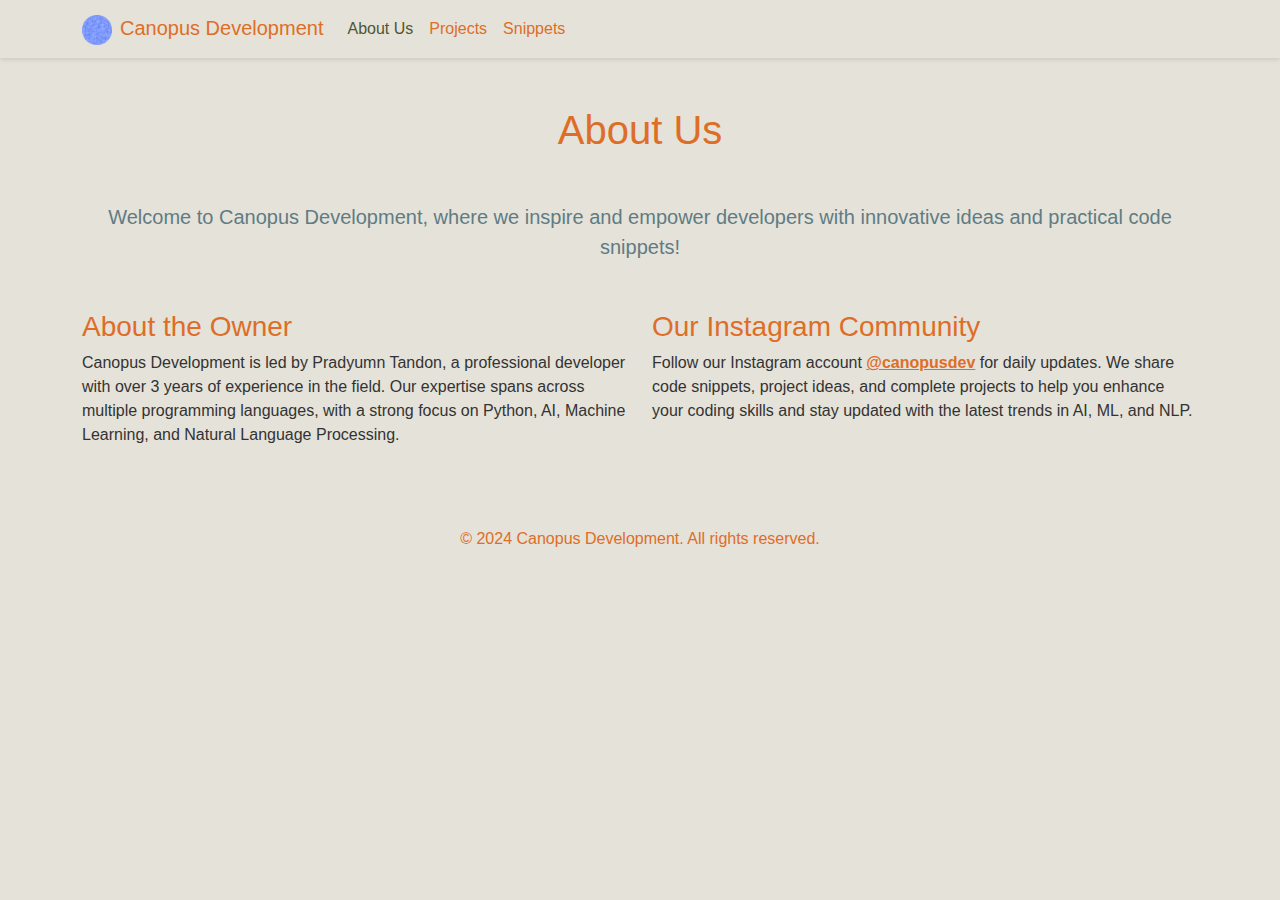
<file: index.html>
<!DOCTYPE html>
<html lang="en">
<head>
    <meta charset="UTF-8">
    <meta name="viewport" content="width=device-width, initial-scale=1.0">
    <title>Canopus Development</title>
    <link href="https://cdnjs.cloudflare.com/ajax/libs/bootstrap/5.1.3/css/bootstrap.min.css" rel="stylesheet">
    <link href="https://cdnjs.cloudflare.com/ajax/libs/font-awesome/6.0.0-beta3/css/all.min.css" rel="stylesheet">
    <link href="styles.css" rel="stylesheet">
    <link rel="icon" href="Canopus.png" type="image/x-icon">
</head>
<body>
    <nav class="navbar navbar-expand-lg navbar-dark">
        <div class="container">
            <a style="color:#DE6E27" class="navbar-brand" href="#"><img src="Canopus.png" alt="Logo" class="me-2">Canopus Development</a>
            <button class="navbar-toggler" type="button" data-bs-toggle="collapse" data-bs-target="#navbarNav" aria-controls="navbarNav" aria-expanded="false" aria-label="Toggle navigation">
                <span class="navbar-toggler-icon"></span>
            </button>
            <div class="collapse navbar-collapse" id="navbarNav">
                <ul class="navbar-nav">
                    <li class="nav-item">
                        <a class="nav-link active" href="#about">About Us</a>
                    </li>
                    <li class="nav-item">
                        <a class="nav-link" href="projects.html">Projects</a>
                    </li>
                    <li class="nav-item">
                        <a class="nav-link" href="snippets.html">Snippets</a>
                    </li>
                </ul>
            </div>
        </div>
    </nav>

    <main class="container mt-5">
        <section id="about">
            <h1 class="text-center mb-5">About Us</h1>
            <p class="lead text-center">Welcome to Canopus Development, where we inspire and empower developers with innovative ideas and practical code snippets!</p>
            <div class="row mt-5">
                <div class="col-md-6">
                    <h3>About the Owner</h3>
                    <p>Canopus Development is led by Pradyumn Tandon, a professional developer with over 3 years of experience in the field. Our expertise spans across multiple programming languages, with a strong focus on Python, AI, Machine Learning, and Natural Language Processing.</p>
                </div>
                <div class="col-md-6">
                    <h3>Our Instagram Community</h3>
                    <p>Follow our Instagram account <strong><a href="https://www.instagram.com/canopusdev" style="color:#DE6E27" target="_blank">@canopusdev</strong></a> for daily updates. We share code snippets, project ideas, and complete projects to help you enhance your coding skills and stay updated with the latest trends in AI, ML, and NLP.</p>
                </div>
            </div>
        </section>
    </main>

    <footer class="text-light text-center py-3 mt-5">
        <p style="color: #DE6E27;">&copy; 2024 Canopus Development. All rights reserved.</p>
    </footer>

    <script src="https://cdnjs.cloudflare.com/ajax/libs/bootstrap/5.1.3/js/bootstrap.bundle.min.js"></script>
    <script src="script.js"></script>
</body>
</html>
</file>
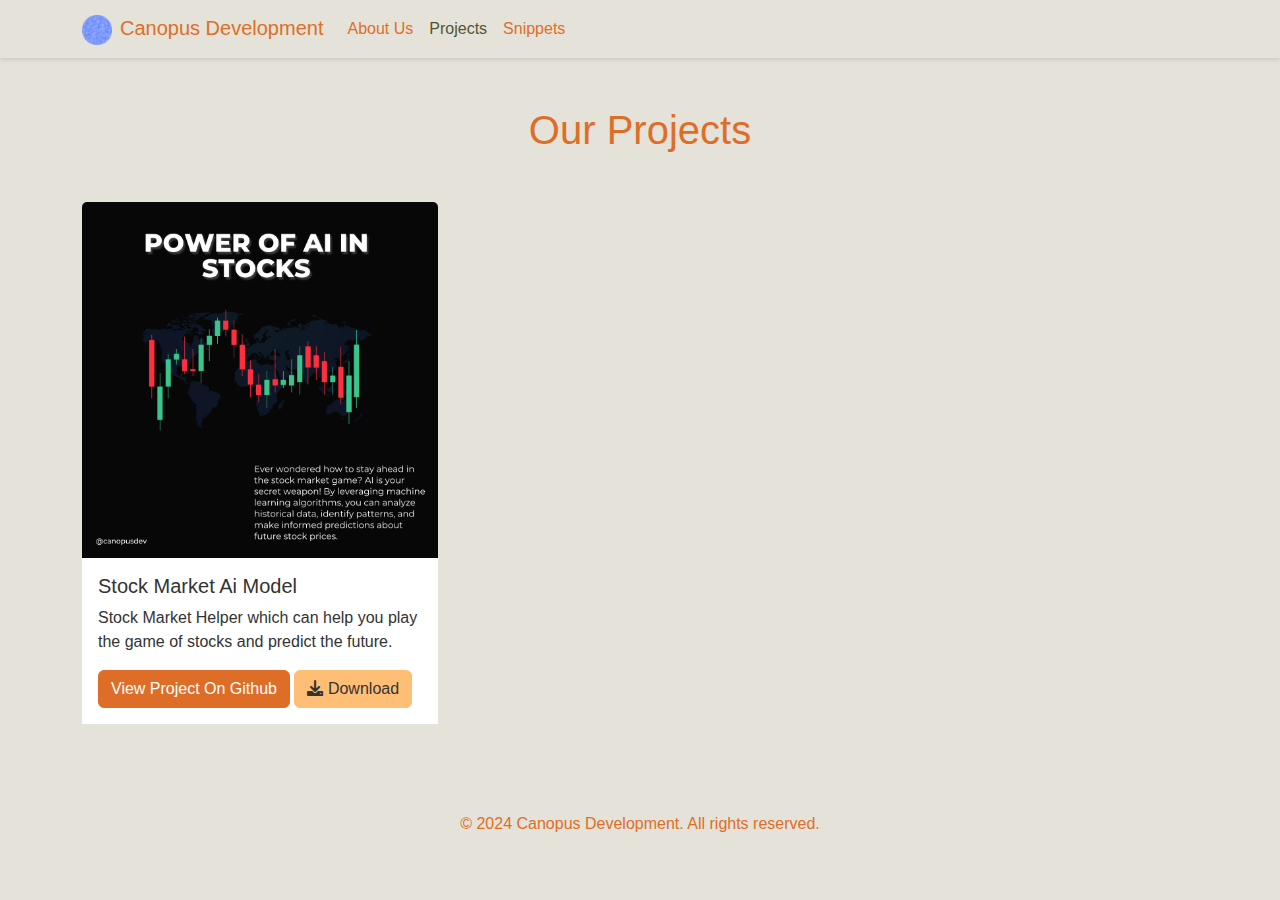
<file: projects.html>
<!DOCTYPE html>
<html lang="en">
<head>
    <meta charset="UTF-8">
    <meta name="viewport" content="width=device-width, initial-scale=1.0">
    <title>Projects - Canopus Development</title>
    <link href="https://cdnjs.cloudflare.com/ajax/libs/bootstrap/5.1.3/css/bootstrap.min.css" rel="stylesheet">
    <link href="https://cdnjs.cloudflare.com/ajax/libs/font-awesome/6.0.0-beta3/css/all.min.css" rel="stylesheet">
    <link href="styles.css" rel="stylesheet">
    <link rel="icon" href="Canopus.png" type="image/x-icon">
</head>
<body>
    <nav class="navbar navbar-expand-lg navbar-dark">
        <div class="container">
            <a style="color: #DE6E27" class="navbar-brand" href="index.html"><img src="Canopus.png" alt="Logo" class="me-2">Canopus Development</a>
            <button class="navbar-toggler" type="button" data-bs-toggle="collapse" data-bs-target="#navbarNav" aria-controls="navbarNav" aria-expanded="false" aria-label="Toggle navigation">
                <span class="navbar-toggler-icon"></span>
            </button>
            <div class="collapse navbar-collapse" id="navbarNav">
                <ul class="navbar-nav">
                    <li class="nav-item">
                        <a class="nav-link" href="index.html">About Us</a>
                    </li>
                    <li class="nav-item">
                        <a class="nav-link active" href="projects.html">Projects</a>
                    </li>
                    <li class="nav-item">
                        <a class="nav-link" href="snippets.html">Snippets</a>
                    </li>
                </ul>
            </div>
        </div>
    </nav>

    <main class="container mt-5">
        <h1 class="text-center mb-5">Our Projects</h1>
        <div class="row" id="project-list">
            <!-- Project 1 -->
            <div class="col-md-4 mb-4">
                <div class="card project-card">
                    <img src="projects/assets/stock.png" class="card-img-top" alt="Project 1">
                    <div class="card-body">
                        <h5 class="card-title">Stock Market Ai Model</h5>
                        <p class="card-text">Stock Market Helper which can help you play the game of stocks and predict the future.</p>
                        <a href="https://github.com/Canopus-Development/canopus-development.github.io/tree/main/projects/files" class="btn btn-primary">View Project On Github</a>
                        <a href="projects/files/Stock.zip" class="btn btn-secondary" download>
                            <i class="fas fa-download"></i> Download
                        </a>
                    </div>
                </div>
            </div>

        </div>
    </main>

    <footer class="text-light text-center py-3 mt-5">
        <p style="color:#DE6E27">&copy; 2024 Canopus Development. All rights reserved.</p>
    </footer>

    <script src="https://cdnjs.cloudflare.com/ajax/libs/bootstrap/5.1.3/js/bootstrap.bundle.min.js"></script>
    <script src="script.js"></script>
</body>
</html>
</file>
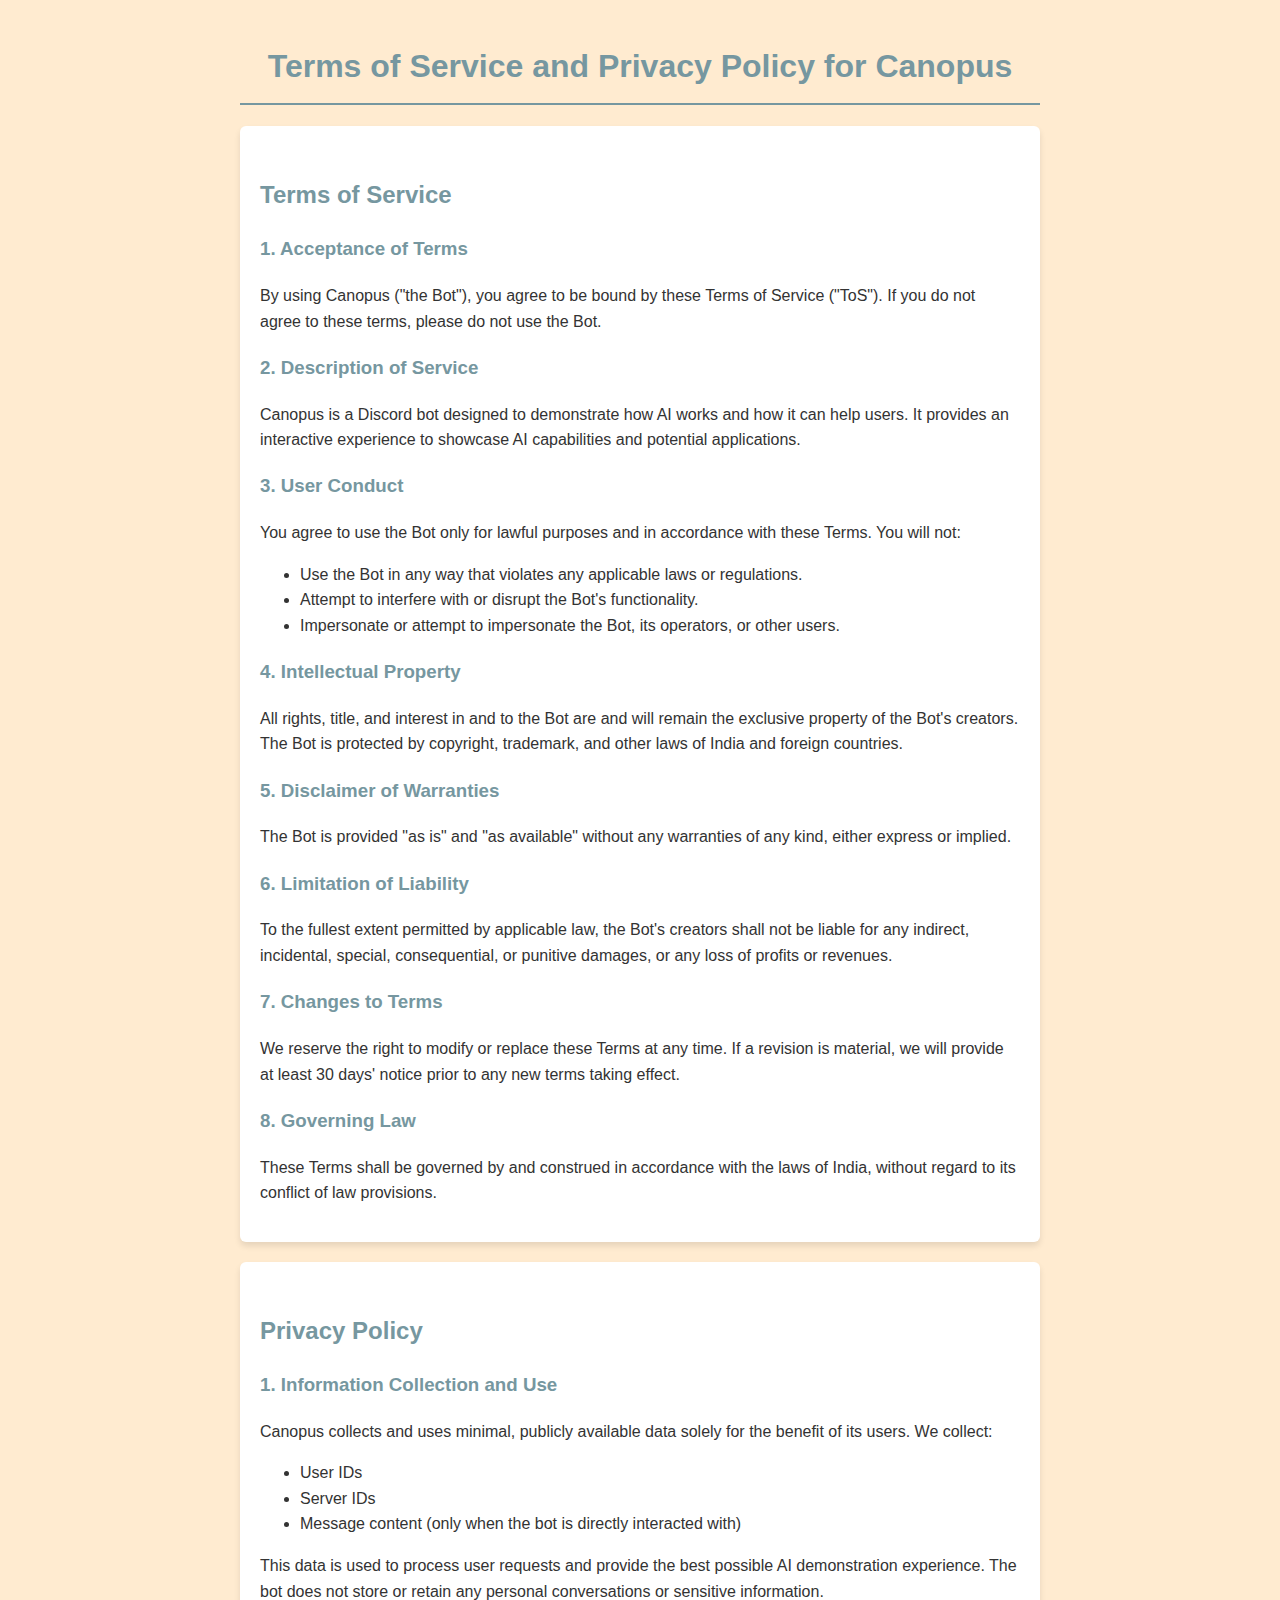
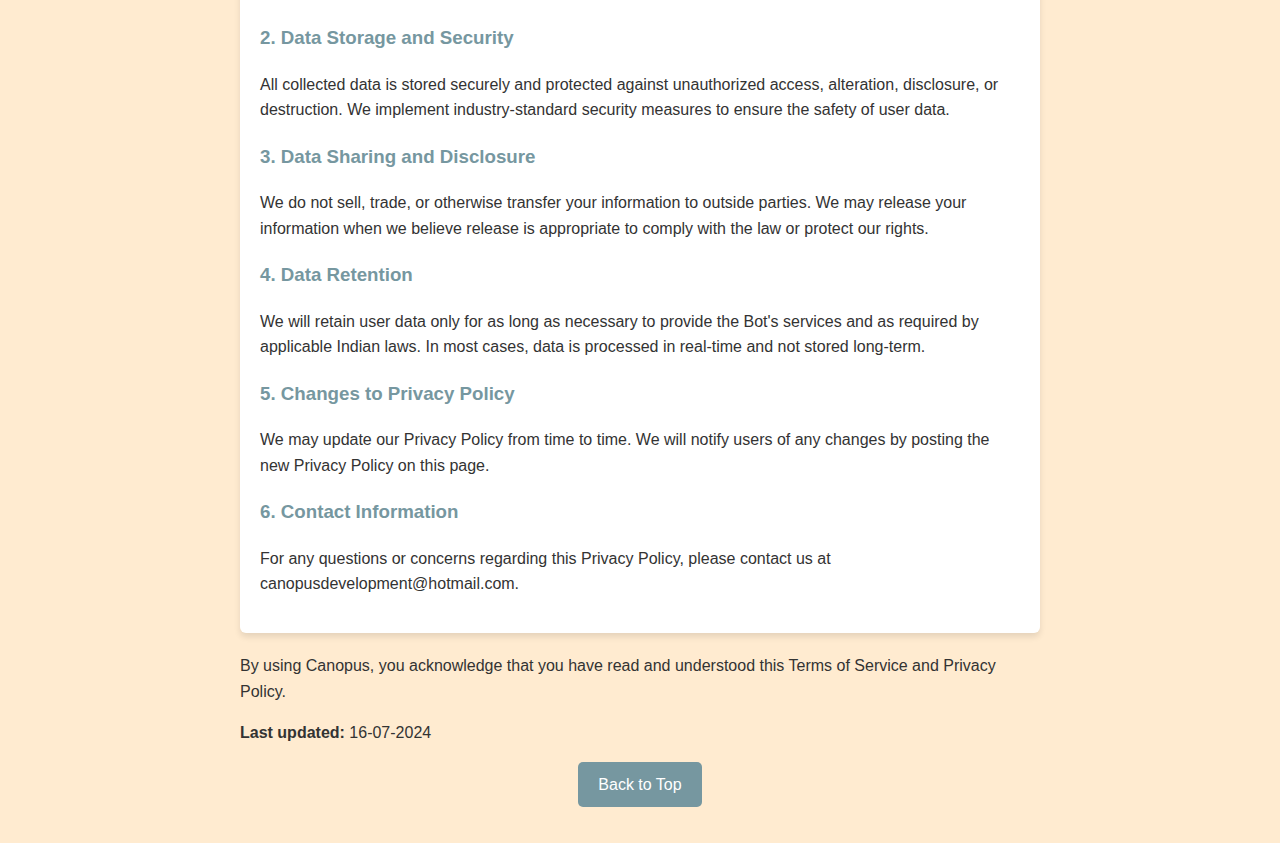
<file: tos.html>
<!DOCTYPE html>
<html lang="en">
<head>
    <meta charset="UTF-8">
    <meta name="viewport" content="width=device-width, initial-scale=1.0">
    <link rel="icon" href="Canopus.png" type="image/x-icon">
    <title>Terms of Service and Privacy Policy for Canopus</title>
    <style>
        body {
            font-family: 'Arial', sans-serif;
            background-color: #FFEBD0;
            color: #333333;
            line-height: 1.6;
            padding: 20px;
            max-width: 800px;
            margin: 0 auto;
        }

        h1, h2, h3 {
            color: #7697A0;
        }

        h1 {
            text-align: center;
            border-bottom: 2px solid #7697A0;
            padding-bottom: 10px;
        }

        h2 {
            margin-top: 30px;
        }

        .section {
            background-color: #ffffff;
            border-radius: 6px;
            padding: 20px;
            margin-bottom: 20px;
            box-shadow: 0 4px 6px rgba(0,0,0,.1);
        }

        .btn {
            display: inline-block;
            background-color: #7697A0;
            color: #ffffff;
            padding: 10px 20px;
            text-decoration: none;
            border-radius: 5px;
            transition: background-color 0.3s;
        }

        .btn:hover {
            background-color: #5f7c84;
        }

        @keyframes fadeIn {
            from { opacity: 0; }
            to { opacity: 1; }
        }

        .section {
            animation: fadeIn 1s ease-in-out;
        }
    </style>
</head>
<body>
    <h1>Terms of Service and Privacy Policy for Canopus</h1>

    <div class="section">
        <h2>Terms of Service</h2>

        <h3>1. Acceptance of Terms</h3>
        <p>By using Canopus ("the Bot"), you agree to be bound by these Terms of Service ("ToS"). If you do not agree to these terms, please do not use the Bot.</p>

        <h3>2. Description of Service</h3>
        <p>Canopus is a Discord bot designed to demonstrate how AI works and how it can help users. It provides an interactive experience to showcase AI capabilities and potential applications.</p>

        <h3>3. User Conduct</h3>
        <p>You agree to use the Bot only for lawful purposes and in accordance with these Terms. You will not:</p>
        <ul>
            <li>Use the Bot in any way that violates any applicable laws or regulations.</li>
            <li>Attempt to interfere with or disrupt the Bot's functionality.</li>
            <li>Impersonate or attempt to impersonate the Bot, its operators, or other users.</li>
        </ul>

        <h3>4. Intellectual Property</h3>
        <p>All rights, title, and interest in and to the Bot are and will remain the exclusive property of the Bot's creators. The Bot is protected by copyright, trademark, and other laws of India and foreign countries.</p>

        <h3>5. Disclaimer of Warranties</h3>
        <p>The Bot is provided "as is" and "as available" without any warranties of any kind, either express or implied.</p>

        <h3>6. Limitation of Liability</h3>
        <p>To the fullest extent permitted by applicable law, the Bot's creators shall not be liable for any indirect, incidental, special, consequential, or punitive damages, or any loss of profits or revenues.</p>

        <h3>7. Changes to Terms</h3>
        <p>We reserve the right to modify or replace these Terms at any time. If a revision is material, we will provide at least 30 days' notice prior to any new terms taking effect.</p>

        <h3>8. Governing Law</h3>
        <p>These Terms shall be governed by and construed in accordance with the laws of India, without regard to its conflict of law provisions.</p>
    </div>

    <div class="section">
        <h2>Privacy Policy</h2>

        <h3>1. Information Collection and Use</h3>
        <p>Canopus collects and uses minimal, publicly available data solely for the benefit of its users. We collect:</p>
        <ul>
            <li>User IDs</li>
            <li>Server IDs</li>
            <li>Message content (only when the bot is directly interacted with)</li>
        </ul>
        <p>This data is used to process user requests and provide the best possible AI demonstration experience. The bot does not store or retain any personal conversations or sensitive information.</p>

        <h3>2. Data Storage and Security</h3>
        <p>All collected data is stored securely and protected against unauthorized access, alteration, disclosure, or destruction. We implement industry-standard security measures to ensure the safety of user data.</p>

        <h3>3. Data Sharing and Disclosure</h3>
        <p>We do not sell, trade, or otherwise transfer your information to outside parties. We may release your information when we believe release is appropriate to comply with the law or protect our rights.</p>

        <h3>4. Data Retention</h3>
        <p>We will retain user data only for as long as necessary to provide the Bot's services and as required by applicable Indian laws. In most cases, data is processed in real-time and not stored long-term.</p>

        <h3>5. Changes to Privacy Policy</h3>
        <p>We may update our Privacy Policy from time to time. We will notify users of any changes by posting the new Privacy Policy on this page.</p>

        <h3>6. Contact Information</h3>
        <p>For any questions or concerns regarding this Privacy Policy, please contact us at <a href:"mailto:canopusdevelopment@hotmail.com">canopusdevelopment@hotmail.com</a>.</p>
    </div>

    <p>By using Canopus, you acknowledge that you have read and understood this Terms of Service and Privacy Policy.</p>

    <p><strong>Last updated:</strong> 16-07-2024</p>

    <p style="text-align: center;">
        <a href="#" class="btn">Back to Top</a>
    </p>
</body>
</html>
</file>
<file: styles.css>
body {
    font-family: 'Arial', sans-serif;
    background-color: #E5E2D9;
    color: #333333;
}

.navbar {
    background-color: #E5E2D9 !important;
    box-shadow: 0 2px 4px rgba(0,0,0,.1);
}

.navbar-brand img {
    width: 30px;
    height: 30px;
    margin-right: 10px;
}

.navbar-dark .navbar-nav .nav-link {
    color: #DE6E27;
}

.navbar-dark .navbar-nav .nav-link:hover, .navbar-dark .navbar-nav .nav-link.active {
    color: #505631;
}

.terminal {
    background-color: #ffffff;
    border-radius: 6px;
    overflow: hidden;
    box-shadow: 0 4px 6px rgba(0,0,0,.1);
    margin-bottom: 20px;
}

.terminal-header {
    background-color: #DE6E27;
    padding: 10px;
    display: flex;
    justify-content: space-between;
    align-items: center;
}

.terminal-buttons {
    display: flex;
}

.terminal-button {
    width: 12px;
    height: 12px;
    border-radius: 50%;
    margin-right: 6px;
}

.terminal-button.close {
    background-color: #ff6b6b;
}

.terminal-button.minimize {
    background-color: #feca57;
}

.terminal-button.maximize {
    background-color: #48dbfb;
}

.terminal-title {
    color: #fff;
    font-size: 14px;
}

.terminal-body {
    padding: 20px;
    color: #333333;
}

pre {
    margin: 0;
}

code {
    font-family: 'Courier New', Courier, monospace;
    font-size: 14px;
}

.project-card {
    transition: transform 0.3s ease-in-out;
    background-color: #ffffff;
    border: none;
}

.project-card:hover {
    transform: translateY(-5px);
}

.card-body {
    background-color: #ffffff;
    color: #333333;
}

.btn-primary {
    background-color: #DE6E27;
    border-color: #DE6E27;
    color: #ffffff;
}

.btn-primary:hover {
    background-color: #5f7c84;
    border-color: #5f7c84;
    color: #ffffff;
}

.btn-secondary {
    background-color: #ffbe76;
    border-color: #ffbe76;
    color: #333333;
}

.btn-secondary:hover {
    background-color: #f0b058;
    border-color: #f0b058;
    color: #333333;
}

.copy-btn {
    font-size: 12px;
    padding: 2px 6px;
    background-color: #DE6E27;
    border-color: #DE6E27;
    color: #ffffff;
}

.copy-btn:hover {
    background-color: #5f7c84;
    border-color: #5f7c84;
    color: #ffffff;
}

@keyframes fadeIn {
    from { opacity: 0; }
    to { opacity: 1; }
}

#about, #project-list, #snippet-container {
    animation: fadeIn 1s ease-in-out;
}

h1, h2, h3, h4, h5, h6 {
    color: #DE6E27;
}

.lead {
    color: #5f7c84;
}

footer {
    background-color: #E5E2D9 !important;
    color: #DE6E27;
}
</file>
